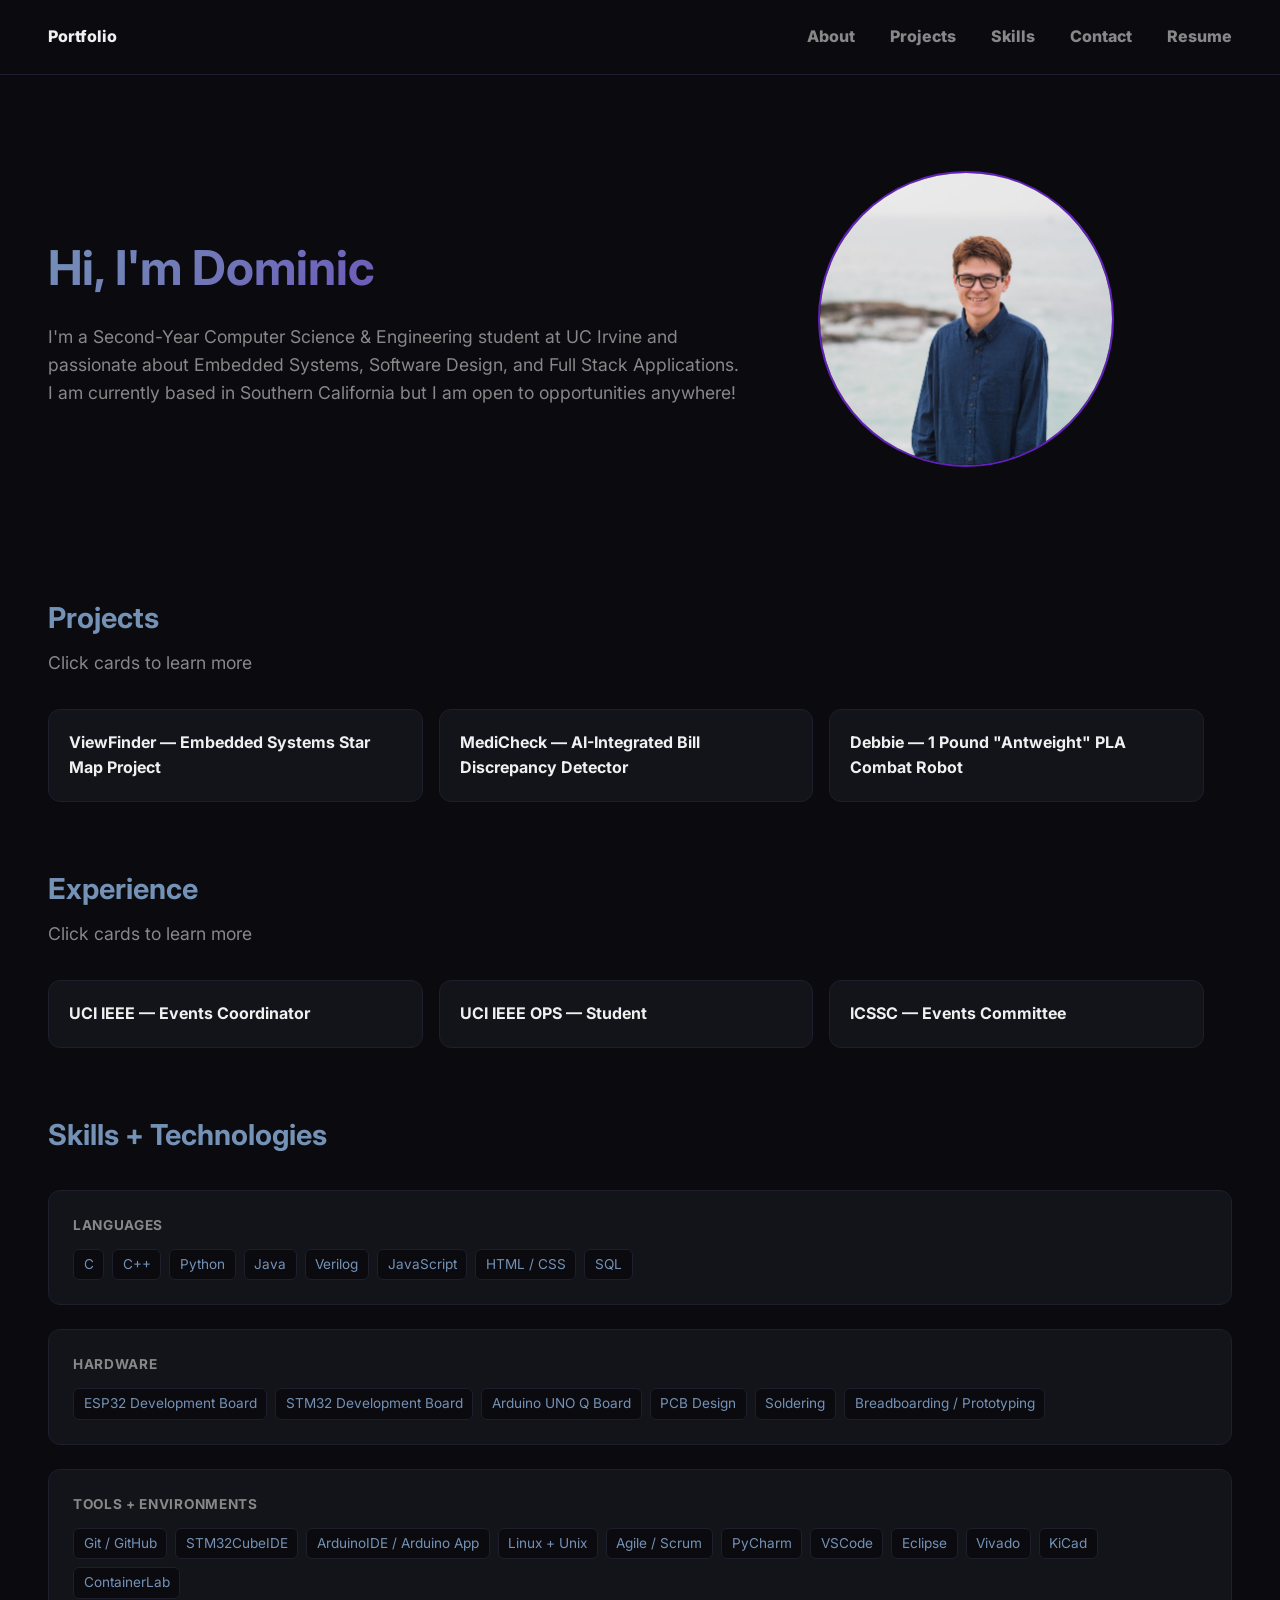
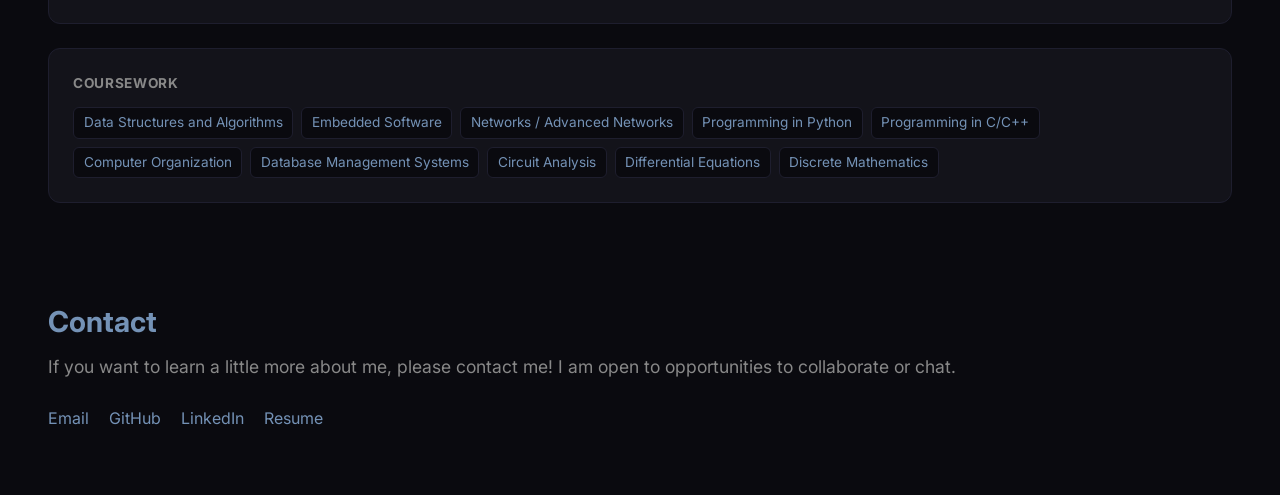
<file: index.html>
<!DOCTYPE html>
<html lang="en">
  <head>
    <meta charset="UTF-8">
    <meta name="viewport" content="width=device-width, initial-scale=1.0">
    <title>Dominic | Portfolio</title>
    <link href="https://fonts.googleapis.com/css2?family=Inter:wght@400;700&display=swap" rel="stylesheet">
    <link rel="stylesheet" href="homepage.css">
  </head>
  <body>

    <nav>
      <div>Portfolio</div>
      <div>
        <a href="#about">About</a>
        <a href="#projects">Projects</a>
        <a href="#skills">Skills</a>
        <a href="#contact">Contact</a>
        <a href="#" onclick="openResume(); return false;">Resume</a>
      </div>
    </nav>

    <section class="subtitle">
      <div class="subtitle-inner">
        <div class="subtitle-text">
          <h1>Hi, I'm Dominic</h1>
          <p>I'm a Second-Year Computer Science & Engineering student at UC Irvine and <br>
          passionate about Embedded Systems, Software Design, and Full Stack Applications. <br>
          I am currently based in Southern California but I am open to opportunities anywhere!</p>
        </div>
        <img src="/images/dom_image.jpg" alt="photo_of_Dominic" class="profile-img">
      </div>
    </section>

    <section id="projects">
      <h2>Projects</h2>
      <div class="sub_section"><p>Click cards to learn more</p></div>
      <div class="accordion">

        <div class="accordion-item" onclick="toggleAccordion(this)">
          <div class="accordion-btn">ViewFinder — Embedded Systems Star Map Project</div>
          <div class="accordion-content">
            <p>Embedded systems star map project utilizing the Arduino Uno Q. Via the external Modulino Movement
              gyroscope + accelerometer, allows users to physically interact and learn more about the cosmos.
              <br><br>Built over the 36 hour IrvineHacks 2026 Hackathon time period.
            </p>
            <a href="https://github.com/colindamon/viewfinder" target="_blank">GitHub</a> <span> | </span>
            <a href="https://devpost.com/software/viewfinder-vhn7at" target="_blank">Devpost</a>
          </div>
        </div>

        <div class="accordion-item" onclick="toggleAccordion(this)">
          <div class="accordion-btn">MediCheck — AI-Integrated Bill Discrepancy Detector</div>
          <div class="accordion-content">
            <p>AI-powered web app for detecting errors in medical bills. Utilizing Gemini API, highlighted potential errors in bills, assigned a certainty score, and drafted an email to be sent to medical providers.
              <br><br>2nd place overall winner at UCI campus wide hackathon — WebJam 2025.</p>
            <a href="https://github.com/ak-singh2/webjam2025" target="_blank">GitHub</a> <span> | </span>
            <a href="https://devpost.com/software/medicheck-4sbd0i" target="_blank">Devpost</a>
          </div>
        </div>

        <div class="accordion-item" onclick="toggleAccordion(this)">
          <div class="accordion-btn">Debbie — 1 Pound "Antweight" PLA Combat Robot</div>
          <div class="accordion-content">
            <p>1 pound PLA Filament vertical-spinner combat robot built in collaboration with Anteater Combat Engineering @ UCI. Designed
              over two quarters and competed at the UCI Antweight Assault Competition, going head to head against teams from campuses
              throughout Southern California.
            </p>
            <a href="https://dhubschm.github.io/debbie/" target="_blank">Learn More</a>
          </div>
        </div>

      </div>

      <h2>Experience</h2>
      <div class="sub_section"><p>Click cards to learn more</p></div>
      <div class="accordion">

        <div class="accordion-item" onclick="toggleAccordion(this)">
          <div class="accordion-btn">UCI IEEE — Events Coordinator</div>
          <div class="accordion-content">
            <p>Plan and facilitate events for the UCI EECS community as part of the UCI IEEE board. Collaborate with board members to organize socials and activities for networking and student engagement.</p>
            <a href="https://www.linkedin.com/in/dominichubschmitt/" target="_blank">LinkedIn</a>
          </div>
        </div>

        <div class="accordion-item" onclick="toggleAccordion(this)">
          <div class="accordion-btn">UCI IEEE OPS — Student</div>
          <div class="accordion-content">
            <p>Completed a year-long hands-on technical course in embedded systems covering breadboarding, soldering, and microcontroller programming in C/C++. Built projects including an MP3 player, weather station, ultrasonic trashcan, and a capstone RC rover with a custom KiCAD-designed PCB.</p>
            <a href="https://ieee.ics.uci.edu/ops/" target="_blank">Learn More</a>
          </div>
        </div>

        <div class="accordion-item" onclick="toggleAccordion(this)">
          <div class="accordion-btn">ICSSC — Events Committee</div>
          <div class="accordion-content">
            <p>Work closely with a committee to plan events for the ICS community. Coordinate large-scale events including the day-long Brain Games and ICS Family Feud.</p>
            <a href="https://www.linkedin.com/in/dominichubschmitt/" target="_blank">LinkedIn</a>
          </div>
        </div>

      </div>
    </section>

    <section id="skills">
      <h2>Skills + Technologies</h2>
      <div class="card-grid">

        <div class="card">
          <h3>Languages</h3>
          <div class="tag-row">
            <span class="tag">C</span>
            <span class="tag">C++</span>
            <span class="tag">Python</span>
            <span class="tag">Java</span>
            <span class="tag">Verilog</span>
            <span class="tag">JavaScript</span>
            <span class="tag">HTML / CSS</span>
            <span class="tag">SQL</span>
          </div>
        </div>

        <div class="card">
          <h3>Hardware</h3>
          <div class="tag-row">
            <span class="tag">ESP32 Development Board</span>
            <span class="tag">STM32 Development Board</span>
            <span class="tag">Arduino UNO Q Board</span>
            <span class="tag">PCB Design</span>
            <span class="tag">Soldering</span>
            <span class="tag">Breadboarding / Prototyping</span>
          </div>
        </div>

        <div class="card">
          <h3>Tools + Environments</h3>
          <div class="tag-row">
            <span class="tag">Git / GitHub</span>
            <span class="tag">STM32CubeIDE</span>
            <span class="tag">ArduinoIDE / Arduino App</span>
            <span class="tag">Linux + Unix</span>
            <span class="tag">Agile / Scrum</span>
            <span class="tag">PyCharm</span>
            <span class="tag">VSCode</span>
            <span class="tag">Eclipse</span>
            <span class="tag">Vivado</span>
            <span class="tag">KiCad</span>
            <span class="tag">ContainerLab</span>
          </div>
        </div>

        <div class="card">
          <h3>Coursework</h3>
          <div class="tag-row">
            <span class="tag">Data Structures and Algorithms</span>
            <span class="tag">Embedded Software</span>
            <span class="tag">Networks / Advanced Networks</span>
            <span class="tag">Programming in Python</span>
            <span class="tag">Programming in C/C++</span>
            <span class="tag">Computer Organization</span>
            <span class="tag">Database Management Systems</span>
            <span class="tag">Circuit Analysis</span>
            <span class="tag">Differential Equations</span>
            <span class="tag">Discrete Mathematics</span>
          </div>
        </div>

      </div>
    </section>

    <section id="contact">
      <h2>Contact</h2>
      <div class="sub_section">
        <p>If you want to learn a little more about me, please contact me! I am open to opportunities to collaborate or chat.</p>
        <a href="mailto:dhubschm@uci.edu">Email</a>
        <a href="https://github.com/dhubschm">GitHub</a>
        <a href="https://linkedin.com/in/dominichubschmitt/">LinkedIn</a>
        <a href="#" onclick="openResume(); return false;">Resume</a>
      </div>
    </section>

    <!-- RESUME MODAL -->
<div class="resume-overlay" id="resumeOverlay" onclick="closeResume()">
  <div class="resume-modal" onclick="event.stopPropagation()">
    <div class="resume-modal-header">
      <a class="download-btn" href="https://docs.google.com/document/d/1lejWNqHnw6856kxZOguSe9oi8qilV3YpMhm_QxPDXOY/export?format=pdf" target="_blank">
        <svg xmlns="http://www.w3.org/2000/svg" width="16" height="16" fill="currentColor" viewBox="0 0 16 16">
          <path d="M.5 9.9a.5.5 0 0 1 .5.5v2.5a1 1 0 0 0 1 1h12a1 1 0 0 0 1-1v-2.5a.5.5 0 0 1 1 0v2.5a2 2 0 0 1-2 2H2a2 2 0 0 1-2-2v-2.5a.5.5 0 0 1 .5-.5z"/>
          <path d="M7.646 11.854a.5.5 0 0 0 .708 0l3-3a.5.5 0 0 0-.708-.708L8.5 10.293V1.5a.5.5 0 0 0-1 0v8.793L5.354 8.146a.5.5 0 1 0-.708.708l3 3z"/>
        </svg>
        Download
      </a>
      <button class="close-btn" onclick="closeResume()">✕</button>
    </div>
    <iframe
      src="https://docs.google.com/document/d/e/2PACX-1vRqORkneSmby11L0oeGGOnNZu-ejOtk9SDj9sxjIWlSXntKggv8QrzZPOw2T4Cl8TYlFRkUBL6_q36Q/pub?embedded=true"
      class="resume-embed">
    </iframe>
  </div>
</div>

  </body>
  <script src="homepage.js"></script>
</html>
</file>
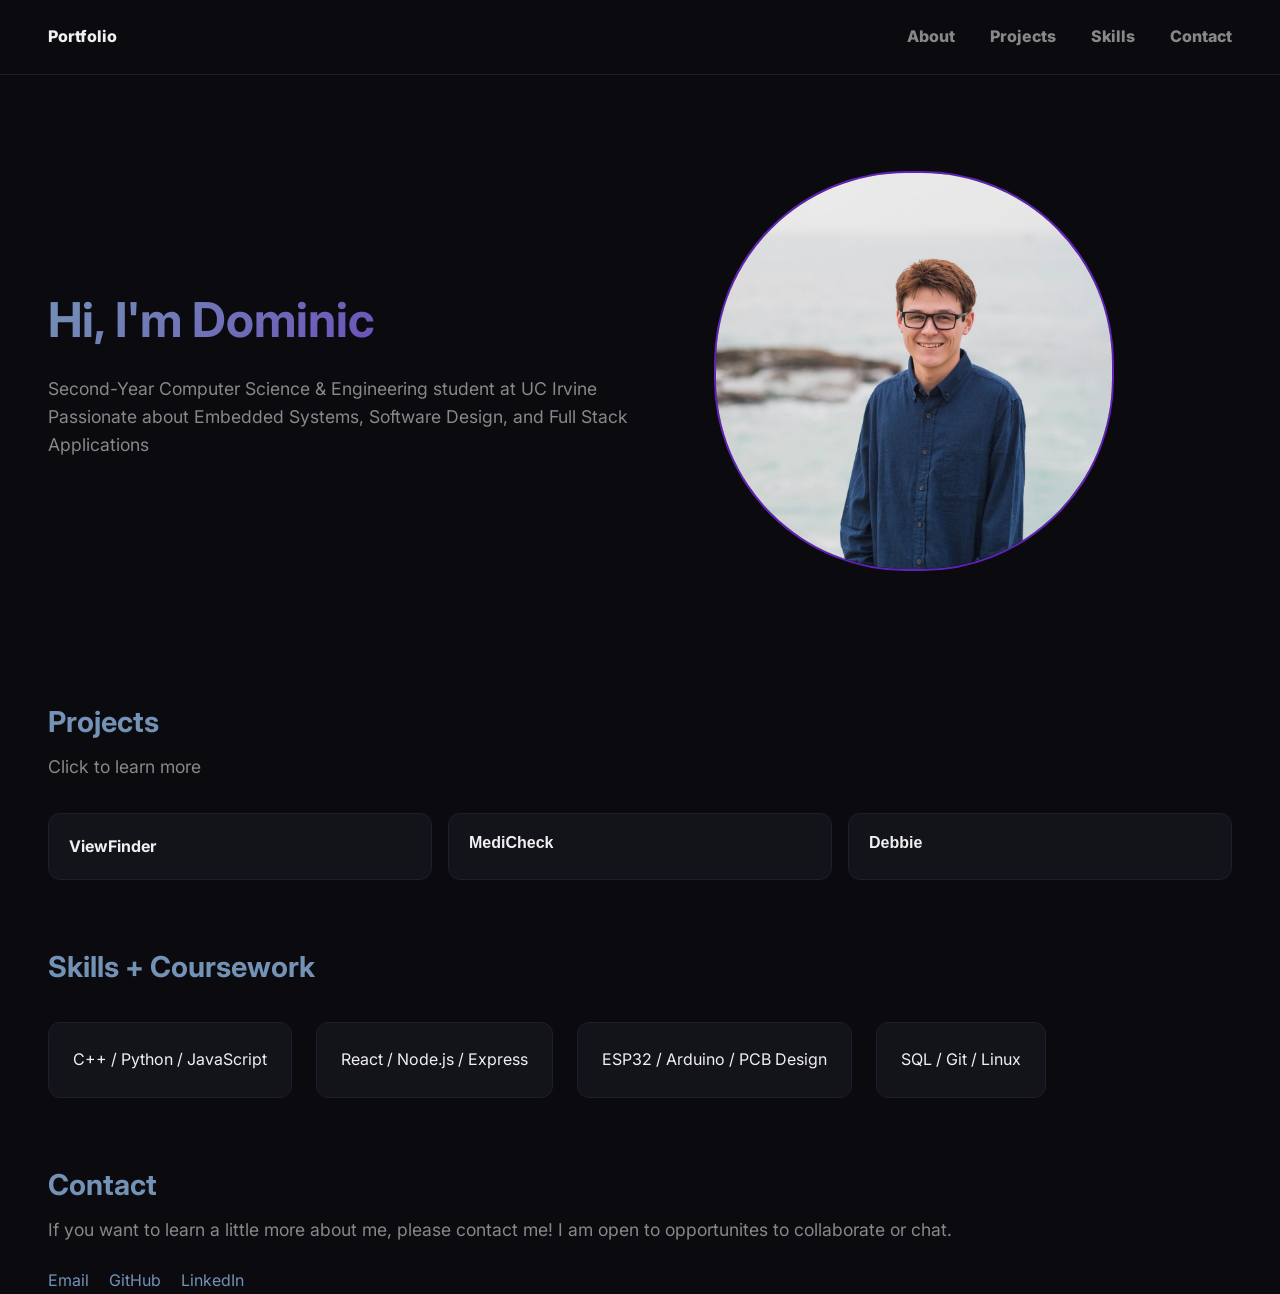
<file: src/index.html>
<!DOCTYPE html>
<html lang="en">
  <head>
    <meta charset="UTF-8">
    <meta name="viewport" content="width=device-width, initial-scale=1.0">
    <title>Dominic | Portfolio</title>
    <link href="https://fonts.googleapis.com/css2?family=Inter:wght@400;700&display=swap" rel="stylesheet">
    <link rel="stylesheet" href="homepage.css">
  </head>
  <body>

    <nav>
      <div>Portfolio</div>
      <div>
        <a href="#about">About</a>
        <a href="#projects">Projects</a>
        <a href="#skills">Skills</a>
        <a href="#contact">Contact</a>
      </div>
    </nav>

    <section class="subtitle">
      <div class="subtitle-inner">
        <div class="subtitle-text">
          <h1>Hi, I'm Dominic</h1>
          <p>Second-Year Computer Science & Engineering student at UC Irvine<br>
          Passionate about Embedded Systems, Software Design, and Full Stack Applications</p>
        </div>
        <img src="../images/dom_image.jpg" alt="photo_of_Dominic" class="profile-img">
      </div>
    </section>

    <section id="projects">
      <h2>Projects</h2>
      <div class="sub_section"><p>Click to learn more</p></div>
      <div class="accordion">

        <div class="accordion-item" onclick="toggleAccordion(this)">
          <div class="accordion-btn">ViewFinder</div>
          <div class="accordion-content">
            <p>Embedded star-tracking system using gyro-based orientation and Edge Impulse voice control.</p>
            <a href="#">GitHub</a>
          </div>
        </div>

        <div class="accordion-item">
          <button class="accordion-btn" onclick="toggleAccordion(this)">MediCheck</button>
          <div class="accordion-content">
            <p>AI-powered web app for medication verification. 2nd place at WebJam.</p>
            <a href="#">GitHub</a>
          </div>
        </div>

        <div class="accordion-item">
          <button class="accordion-btn" onclick="toggleAccordion(this)">Debbie</button>
          <div class="accordion-content">
            <p>1lb vertical-spinner combat robot built with Anteater Combat Engineering.</p>
            <a href="#">Learn More</a>
          </div>
        </div>

      </div>
    </section>

    <section id="skills">
      <h2>Skills + Coursework</h2>
      <div class="card-grid">
        <div class="card"><p>C++ / Python / JavaScript</p></div>
        <div class="card"><p>React / Node.js / Express</p></div>
        <div class="card"><p>ESP32 / Arduino / PCB Design</p></div>
        <div class="card"><p>SQL / Git / Linux</p></div>
      </div>
    </section>

    <section id="contact">
      <h2>Contact</h2>
      <div class="sub_section">
      <p>If you want to learn a little more about me, please contact me! I am open to opportunites to collaborate or chat.</p>
      <a href="mailto:dhubschm@uci.edu">Email</a>
      <a href="https://github.com/dhubschm">GitHub</a>
      <a href="https://linkedin.com/in/dominichubschmitt/">LinkedIn</a>
      </div>
    </section>

  </body>
  <script src="homepage.js"></script>
</html>
</file>
<file: homepage.css>
:root {
  --bg: #0a0a0f;
  --surface: #13131a;
  --accent-blue: #7492b6;
  --accent-purple: #6420bc;
  --text-primary: #f0f0f0;
  --text-muted: #888;
  --border: #1e1e2e;
}

* {
  margin: 0;
  padding: 0;
  box-sizing: border-box;
}

html {
  scroll-behavior: smooth;
}

body {
  background-color: var(--bg);
  color: var(--text-primary);
  font-family: 'Inter', sans-serif;
  line-height: 1.6;
}

nav {
  display: flex;
  font-weight: 800;
  justify-content: space-between;
  align-items: center;
  padding: 1.5rem 3rem;
  border-bottom: 1px solid var(--border);
}

nav a {
  color: var(--text-muted);
  text-decoration: none;
  margin-left: 2rem;
  transition: color 0.2s;
}

nav a:hover {
  color: var(--accent-blue);
}

.subtitle {
  padding: 6rem 3rem;
}

.subtitle h1 {
  font-size: 3rem;
  font-weight: 700;
  background: linear-gradient(135deg, var(--accent-blue), var(--accent-purple));
  -webkit-background-clip: text;
  -webkit-text-fill-color: transparent;
}

.subtitle p {
  color: var(--text-muted);
  margin-top: 1rem;
  font-size: 1.1rem;
}

section h2 {
  padding: 2rem 3rem 0;
  font-size: 1.8rem;
  color: var(--accent-blue);
}

.card-grid {
  display: flex;
  flex-direction: row;
  flex-wrap: wrap;
  gap: 1.5rem;
  padding: 2rem 3rem;
}

.card {
  background: var(--surface);
  border: 1px solid var(--border);
  border-radius: 12px;
  padding: 1.5rem;
  transition: border-color 0.2s;
}

.card:hover {
  border-color: var(--accent-blue);
}

.accordion {
  display: flex;
  flex-direction: row;
  gap: 1rem;
  padding: 2rem 3rem;
  align-items: flex-start;
}

.accordion-item {
  flex: 0 0 calc(33% - 1rem);
  background: var(--surface);
  border: 1px solid var(--border);
  border-radius: 12px;
  overflow: hidden;
  transition: border-color 0.2s;
  cursor: pointer;
}

.accordion-item:hover {
  border-color: var(--accent-blue);
}

.accordion-btn {
  width: 100%;
  padding: 1.25rem;
  background: none;
  border: none;
  color: var(--text-primary);
  font-size: 1rem;
  font-weight: 700;
  cursor: pointer;
  text-align: left;
}

.accordion-content {
  max-height: 0;
  overflow: hidden;
  transition: max-height 0.3s ease, padding 0.3s ease;
  padding: 0 1.25rem;
  color: var(--text-muted);
}

.accordion-content.open {
  max-height: 400px;
  padding: 0 1.25rem 1.25rem;
}

.accordion-content a {
  display: inline-block;
  margin-top: 0.75rem;
  color: var(--accent-blue);
  text-decoration: none;
}

.accordion-content a:hover {
  color: var(--accent-purple);
}


#contact p {
  color: var(--text-muted);
  margin-bottom: 1.5rem;
}

#contact a {
  margin-right: 1rem;
  color: var(--accent-blue);
  text-decoration: none;
}

#contact a:hover {
  color: var(--accent-purple);
}

.btn {
  display: inline-block;
  padding: 0.75rem 1.5rem;
  color: #0a0a0f;
  border-radius: 8px;
  text-decoration: none;
  font-weight: 700;
  opacity: 100%;
  transition: opacity 0.2s;
}

.btn:hover {
  opacity: 0.85;
}

.subtitle-inner {
  display: flex;
  flex-direction: row;
  align-items: center;
  justify-content: space-between;
  gap: 2rem;
}

.subtitle-text {
  flex: 1;
}

.profile-img {
  width: 25%;
  aspect-ratio: 1 / 1;
  border-radius: 50%;
  margin-right: 10%;
  object-fit: cover;
  border: 2px solid var(--accent-purple);
}

.sub_section {
  padding: 0rem 3rem 0;
  margin-top: -.5rem;
}

.sub_section p{
  color: var(--text-muted);
  margin-top: 1rem;
  font-size: 1.1rem;
}

.card h3 {
  font-size: 0.85rem;
  text-transform: uppercase;
  letter-spacing: 0.05em;
  color: var(--text-muted);
  margin-bottom: 0.75rem;
}

.tag-row {
  display: flex;
  flex-wrap: wrap;
  gap: 0.5rem;
}

.tag {
  background: var(--bg);
  border: 1px solid var(--border);
  border-radius: 6px;
  padding: 0.25rem 0.6rem;
  font-size: 0.85rem;
  color: var(--accent-blue);
}

#contact {
  padding: 2rem 0 4rem;
}

#skills .card-grid {
  flex-direction: column;
}

.resume-overlay {
  display: none;
  position: fixed;
  inset: 0;
  background: rgba(0, 0, 0, 0.85);
  z-index: 100;
  align-items: center;
  justify-content: center;
}

.resume-overlay.open {
  display: flex;
}

.resume-modal {
  background: var(--surface);
  border: 1px solid var(--border);
  border-radius: 16px;
  width: 65%;
  max-width: 900px;
  height: 92vh;
  padding: 1.5rem;
  position: relative;
  display: flex;
  flex-direction: column;
  gap: 0.75rem;
  overflow: hidden;
}

.resume-modal-header {
  display: flex;
  justify-content: space-between;
  align-items: center;
  flex-shrink: 0;
}

.resume-embed {
  width: 100%;
  flex: 1;
  border: none;
  border-radius: 8px;
  min-height: 0;
}

.close-btn {
  background: none;
  border: 1px solid var(--border);
  color: var(--text-muted);
  font-size: 1rem;
  width: 32px;
  height: 32px;
  border-radius: 50%;
  cursor: pointer;
  display: flex;
  align-items: center;
  justify-content: center;
  transition: border-color 0.2s;
}

.close-btn:hover {
  border-color: var(--accent-blue);
  color: var(--text-primary);
}

.download-btn {
  display: flex;
  align-items: center;
  gap: 0.4rem;
  padding: 0.5rem 1rem;
  background: linear-gradient(135deg, var(--accent-blue), var(--accent-purple));
  color: #0a0a0f;
  border-radius: 8px;
  text-decoration: none;
  font-weight: 700;
  font-size: 0.85rem;
  transition: opacity 0.2s;
}

.download-btn:hover {
  opacity: 0.85;
}
</file>
<file: src/homepage.css>
:root {
  --bg: #0a0a0f;
  --surface: #13131a;
  --accent-blue: #7492b6;
  --accent-purple: #6420bc;
  --text-primary: #f0f0f0;
  --text-muted: #888;
  --border: #1e1e2e;
}

* {
  margin: 0;
  padding: 0;
  box-sizing: border-box;
}

html {
  scroll-behavior: smooth;
}

body {
  background-color: var(--bg);
  color: var(--text-primary);
  font-family: 'Inter', sans-serif;
  line-height: 1.6;
}

nav {
  display: flex;
  font-weight: 800;
  justify-content: space-between;
  align-items: center;
  padding: 1.5rem 3rem;
  border-bottom: 1px solid var(--border);
}

nav a {
  color: var(--text-muted);
  text-decoration: none;
  margin-left: 2rem;
  transition: color 0.2s;
}

nav a:hover {
  color: var(--accent-blue);
}

.subtitle {
  padding: 6rem 3rem;
}

.subtitle h1 {
  font-size: 3rem;
  font-weight: 700;
  background: linear-gradient(135deg, var(--accent-blue), var(--accent-purple));
  -webkit-background-clip: text;
  -webkit-text-fill-color: transparent;
}

.subtitle p {
  color: var(--text-muted);
  margin-top: 1rem;
  font-size: 1.1rem;
}

section h2 {
  padding: 2rem 3rem 0;
  font-size: 1.8rem;
  color: var(--accent-blue);
}

.card-grid {
  display: flex;
  flex-direction: row;
  flex-wrap: wrap;
  gap: 1.5rem;
  padding: 2rem 3rem;
}

.card {
  background: var(--surface);
  border: 1px solid var(--border);
  border-radius: 12px;
  padding: 1.5rem;
  transition: border-color 0.2s;
}

.card:hover {
  border-color: var(--accent-blue);
}

.accordion {
  display: flex;
  flex-direction: row;
  gap: 1rem;
  padding: 2rem 3rem;
}

.accordion-item {
  flex: 1;
  background: var(--surface);
  border: 1px solid var(--border);
  border-radius: 12px;
  overflow: hidden;
  transition: border-color 0.2s;
  cursor: pointer;
}

.accordion-item:hover {
  border-color: var(--accent-blue);
}

.accordion-btn {
  width: 100%;
  padding: 1.25rem;
  background: none;
  border: none;
  color: var(--text-primary);
  font-size: 1rem;
  font-weight: 700;
  cursor: pointer;
  text-align: left;
}

.accordion-content {
  max-height: 0;
  overflow: hidden;
  transition: max-height 0.3s ease, padding 0.3s ease;
  padding: 0 1.25rem;
  color: var(--text-muted);
}

.accordion-content.open {
  max-height: 200px;
  padding: 0 1.25rem 1.25rem;
}

.accordion-content a {
  display: inline-block;
  margin-top: 0.75rem;
  color: var(--accent-blue);
  text-decoration: none;
}

.accordion-content a:hover {
  color: var(--accent-purple);
}


#contact p {
  color: var(--text-muted);
  margin-bottom: 1.5rem;
}

#contact a {
  margin-right: 1rem;
  color: var(--accent-blue);
  text-decoration: none;
}

#contact a:hover {
  color: var(--accent-purple);
}

.btn {
  display: inline-block;
  padding: 0.75rem 1.5rem;
  color: #0a0a0f;
  border-radius: 8px;
  text-decoration: none;
  font-weight: 700;
  opacity: 100%;
  transition: opacity 0.2s;
}

.btn:hover {
  opacity: 0.85;
}

.subtitle-inner {
  display: flex;
  flex-direction: row;
  align-items: center;
  justify-content: space-between;
  gap: 2rem;
}

.subtitle-text {
  flex: 1;
}

.profile-img {
  width: 400px;
  height: 400px;
  border-radius: 48%;
  margin-right: 10%;
  object-fit: cover;
  border: 2px solid var(--accent-purple);
}

.sub_section {
  padding: 0rem 3rem 0;
  margin-top: -.5rem;
}

.sub_section p{
  color: var(--text-muted);
  margin-top: 1rem;
  font-size: 1.1rem;
}
</file>
